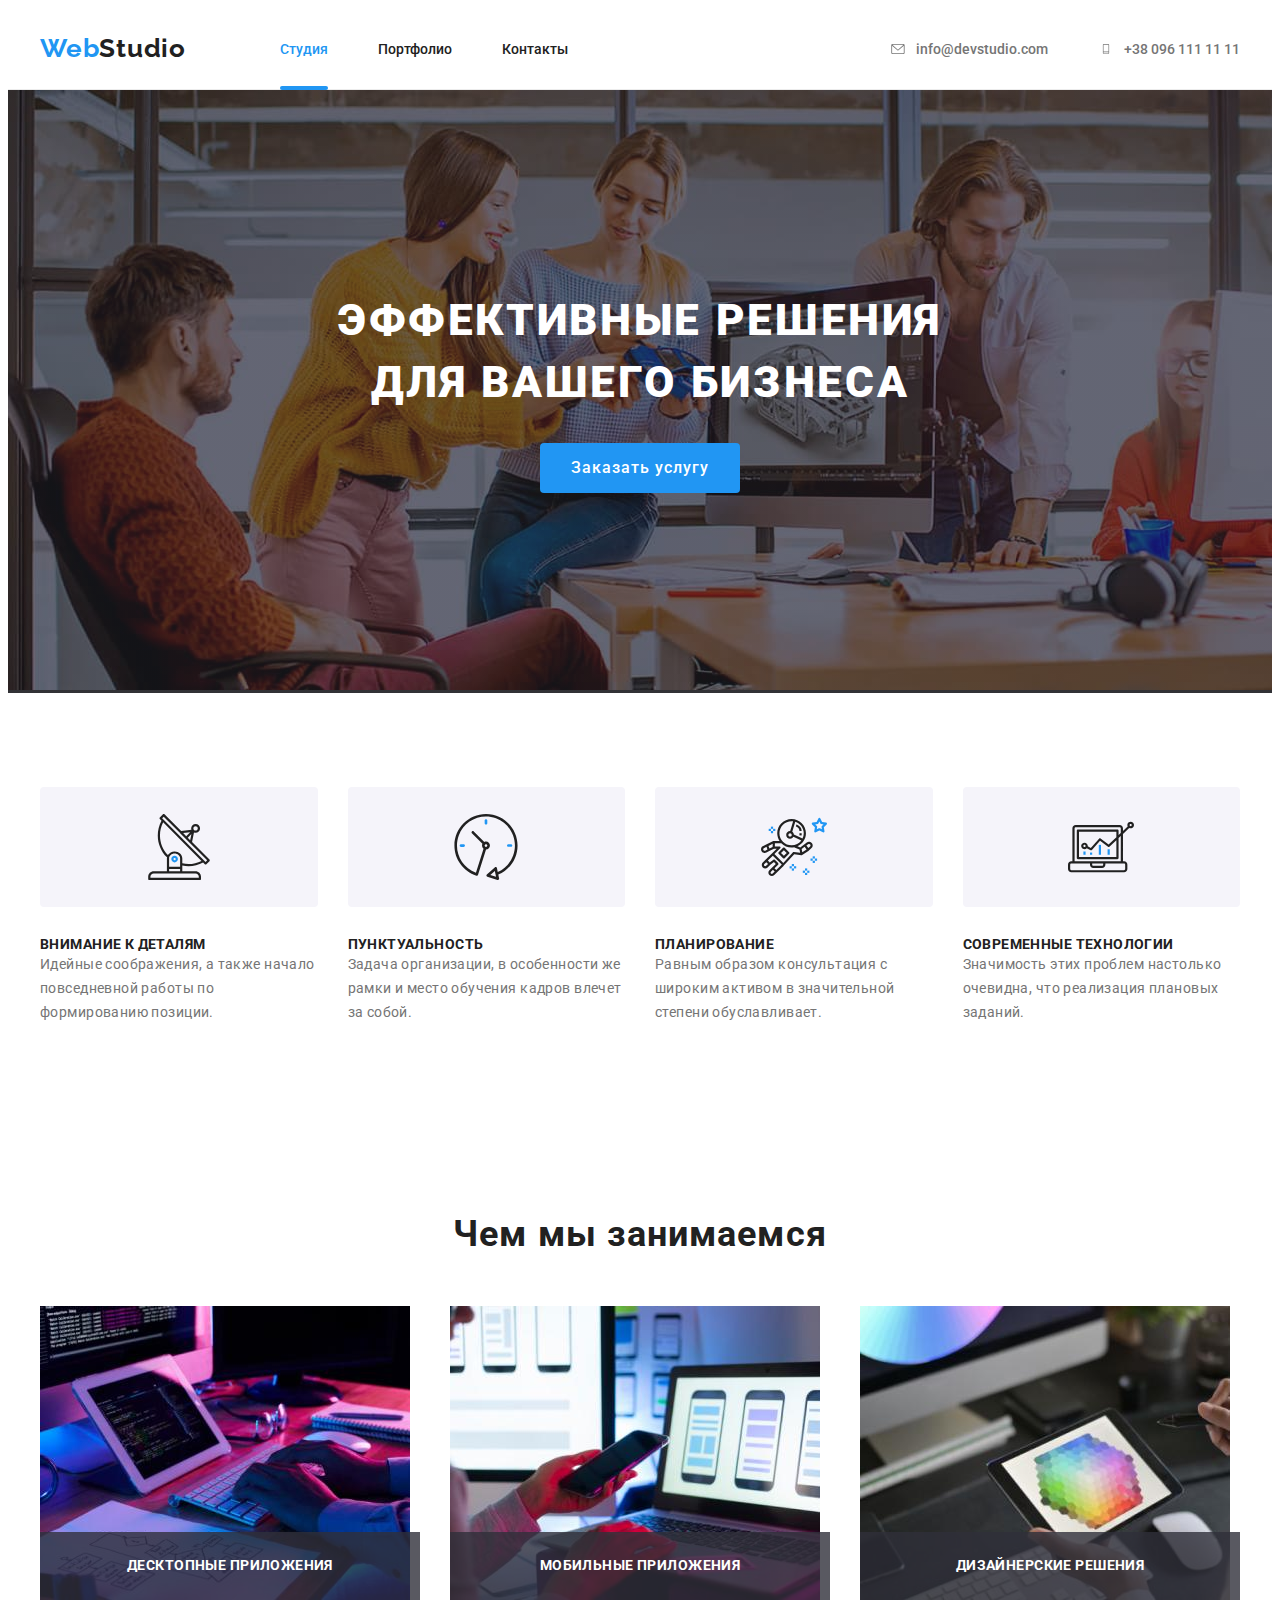
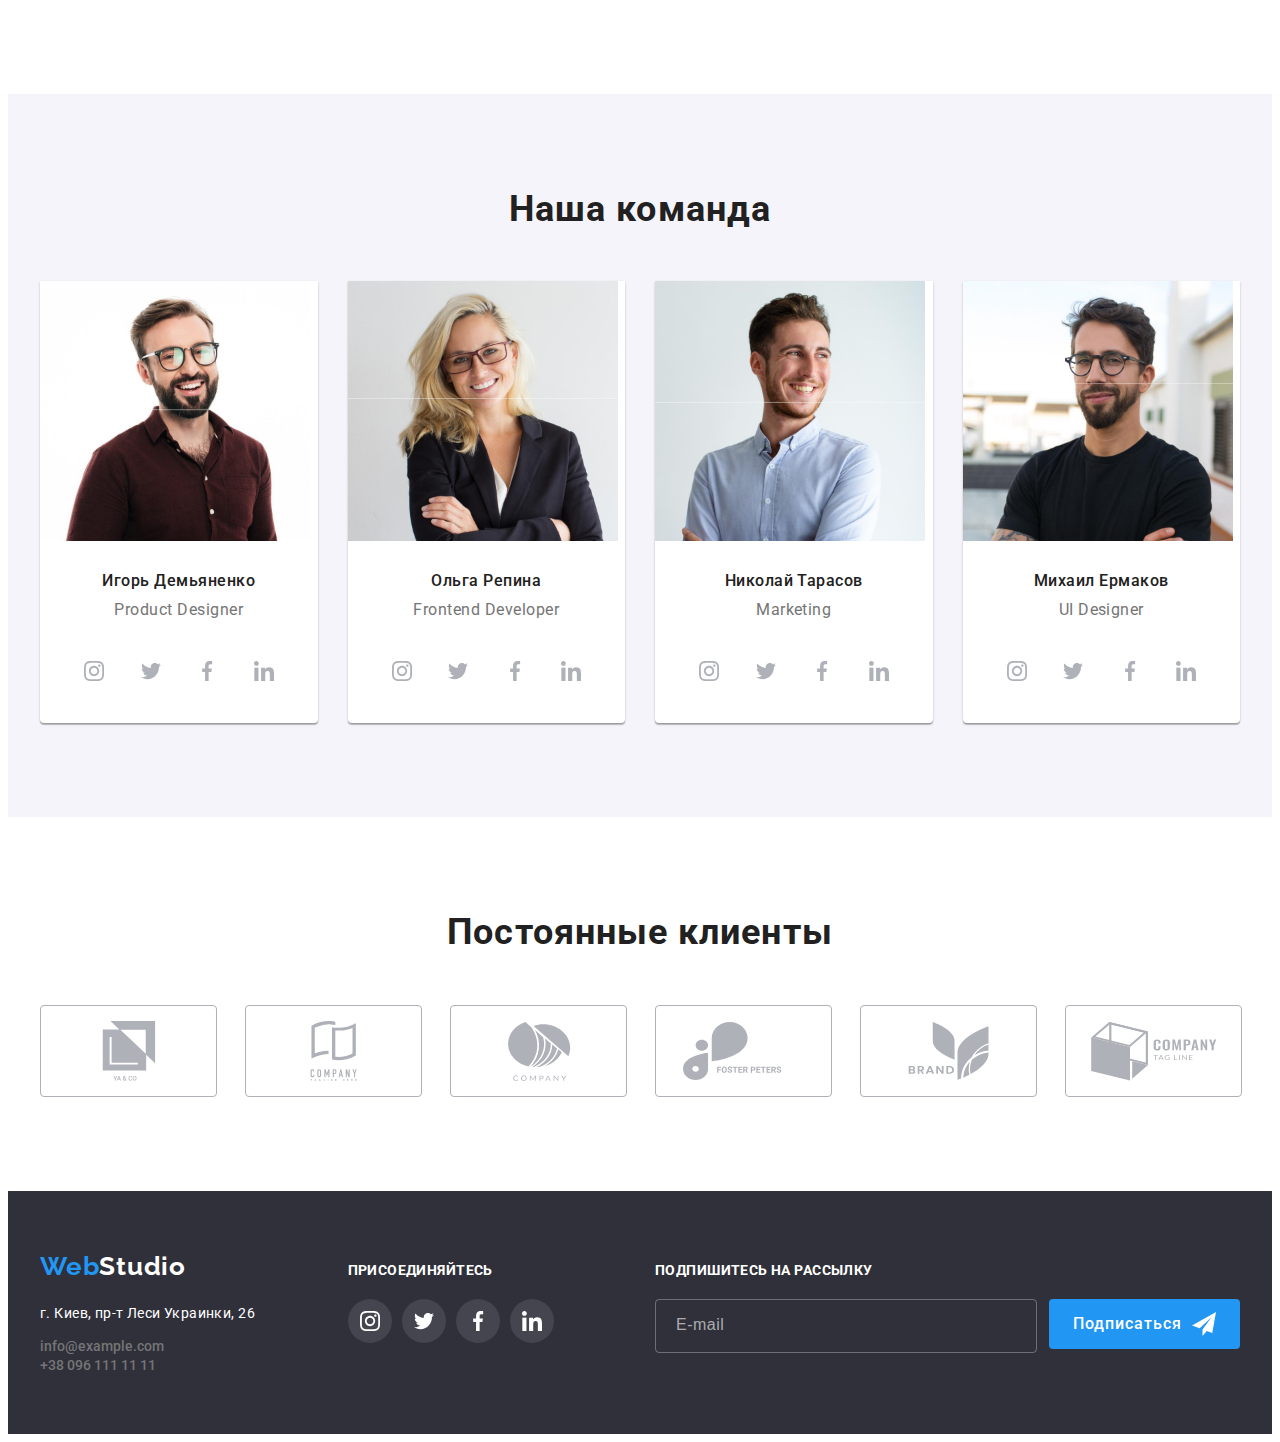
<file: index.html>
<!DOCTYPE html>
<html lang="ru">

<head>
  <meta charset="UTF-8" />
  <meta http-equiv="X-UA-Compatible" content="IE=edge" />
  <meta name="viewport" content="width=device-width, initial-scale=1.0" />
  <title>главная</title>
  <link rel="preconnect" href="https://fonts.gstatic.com" />
  <link href="https://fonts.googleapis.com/css2?family=Raleway:wght@700&family=Roboto:wght@400;500;700;900&display=swap"
    rel="stylesheet" />
  <link rel="stylesheet" href="https://cdnjs.cloudflare.com/ajax/libs/modern-normalize/1.0.0/modern-normalize.min.css"
    integrity="sha512-ISS7cAi1PEhQ8jnbJpJZMd29NlhNj4AWYyLOSp2CE/CsHxTCu+r+t0D2yoJudVrd0/8fTVPUVDzY5Tvli75u/g=="
    crossorigin="anonymous" />
  <link rel="stylesheet" href="https://cdnjs.cloudflare.com/ajax/libs/animate.css/4.1.1/animate.min.css" />
  <link rel="stylesheet" href="./css/main.min.css" />
</head>

<body>
  <header class="header">
    <div class="container header__box">
      <nav class="navigation">
        <div class="nav__logo">
          <a href="./index.html" class="logo">
            <span class="logo__part">Web</span>Studio
          </a>
        </div>
        <ul class="menu__nav">
          <li class="menu__item">
            <a href="./index.html" class="menu__link current">Студия</a>
          </li>
          <li class="menu__item">
            <a href="./portfolio.html" class="menu__link">Портфолио</a>
          </li>
          <li class="menu__item">
            <a href="" class="menu__link">Контакты</a>
          </li>
        </ul>
      </nav>
      <ul class="contact">
        <li class="menu__item">
          <a href="mailto:info@devstudio.com" class="link">
            <svg class="contact__menu-icon">
              <use href="./images/sprite.svg#envelope"></use>
            </svg>info@devstudio.com
          </a>
        </li>
        <li class="menu__item">
          <a href="tel:+380961111111" class="link">
            <svg class="contact__menu-icon">
              <use href="./images/sprite.svg#vector"></use>
            </svg>+38 096 111 11 11
          </a>
        </li>
      </ul>
    </div>
  </header>
  <main>
    <section class="hero">
      <div class="container">
        <h1 class="hero__titel">Эффективные решения для вашего бизнеса</h1>
        <button type="button" class="button" data-modal-open>
          Заказать услугу
        </button>
      </div>
    </section>
    <section class="section">
      <div class="container">
        <ul class="adv">
          <li class="adv__item">
            <div class="avd__icon-box">
              <svg class="avd__icon">
                <use href="./images/sprite.svg#antenna"></use>
              </svg>
            </div>
            <h3 class="avd__title">Внимание к деталям</h3>
            <p class="avd__indent">
              Идейные соображения, а также начало повседневной работы по
              формированию позиции.
            </p>
          </li>
          <li class="adv__item">
            <div class="avd__icon-box">
              <svg class="avd__icon">
                <use href="./images/sprite.svg#clock"></use>
              </svg>
            </div>
            <h3 class="avd__title">Пунктуальность</h3>
            <p class="avd__indent">
              Задача организации, в особенности же рамки и место обучения
              кадров влечет за собой.
            </p>
          </li>
          <li class="adv__item">
            <div class="avd__icon-box">
              <svg class="avd__icon">
                <use href="./images/sprite.svg#astronaut"></use>
              </svg>
            </div>
            <h3 class="avd__title">Планирование</h3>
            <p class="avd__indent">
              Равным образом консультация с широким активом в значительной
              степени обуславливает.
            </p>
          </li>
          <li class="adv__item">
            <div class="avd__icon-box">
              <svg class="avd__icon">
                <use href="./images/sprite.svg#diagram"></use>
              </svg>
            </div>
            <h3 class="avd__title">Современные технологии</h3>
            <p class="avd__indent">
              Значимость этих проблем настолько очевидна, что реализация
              плановых заданий.
            </p>
          </li>
        </ul>
      </div>
    </section>
    <section class="section">
      <div class="container">
        <h2 class="container__title">Чем мы занимаемся</h2>
        <ul class="our-work">
          <li class="our-work__item">
            <img src="./images/img1.jpg" alt="пример работы 1" width="370" />
            <div class="our-work__box">
              <p class="our-work__text">Десктопные приложения</p>
            </div>
          </li>
          <li class="our-work__item">
            <img src="./images/img2.jpg" alt="пример работы 2" width="370" />
            <div class="our-work__box">
              <p class="our-work__text">Мобильные приложения</p>
            </div>
          </li>
          <li class="our-work__item">
            <img src="./images/img3.jpg" alt="пример работы 3" width="370" />
            <div class="our-work__box">
              <p class="our-work__text">Дизайнерские решения</p>
            </div>
          </li>
        </ul>
      </div>
    </section>
    <section class="our-team">
      <div class="container">
        <h2 class="container__title">Наша команда</h2>
        <ul class="our-team__container">
          <li class="our-team__item">
            <div class="our-team__box">
              <img class="our-team__img" src="./images/igor.jpg" alt="Игорь Демьяненко" width="270" />
              <h3 class="our-team__name">Игорь Демьяненко</h3>
              <p lang="en" class="our-team__work">Product Designer</p>
              <ul class="social__list">
                <li class="social__item">
                  <a href="" class="social__link">
                    <svg class="social__icon">
                      <use href="./images/sprite.svg#instagram"></use>
                    </svg>
                  </a>
                </li>
                <li class="social__item">
                  <a href="" class="social__link">
                    <svg class="social__icon">
                      <use href="./images/sprite.svg#twitter"></use>
                    </svg>
                  </a>
                </li>
                <li class="social__item">
                  <a href="" class="social__link">
                    <svg class="social__icon">
                      <use href="./images/sprite.svg#facebook"></use>
                    </svg>
                  </a>
                </li>
                <li class="social__item">
                  <a href="" class="social__link">
                    <svg class="social__icon">
                      <use href="./images/sprite.svg#linkedin"></use>
                    </svg>
                  </a>
                </li>
              </ul>
            </div>
          </li>
          <li class="our-team__item">
            <div class="our-team__box">
              <img class="our-team__img" src="./images/olha.jpg" alt="Ольга Репина" width="270" />
              <h3 class="our-team__name">Ольга Репина</h3>
              <p lang="en" class="our-team__work">Frontend Developer</p>
              <ul class="social__list">
                <li class="social__item">
                  <a href="" class="social__link">
                    <svg class="social__icon">
                      <use href="./images/sprite.svg#instagram"></use>
                    </svg>
                  </a>
                </li>
                <li class="social__item">
                  <a href="" class="social__link">
                    <svg class="social__icon">
                      <use href="./images/sprite.svg#twitter"></use>
                    </svg>
                  </a>
                </li>
                <li class="social__item">
                  <a href="" class="social__link">
                    <svg class="social__icon">
                      <use href="./images/sprite.svg#facebook"></use>
                    </svg>
                  </a>
                </li>
                <li class="social__item">
                  <a href="" class="social__link">
                    <svg class="social__icon">
                      <use href="./images/sprite.svg#linkedin"></use>
                    </svg>
                  </a>
                </li>
              </ul>
            </div>
          </li>
          <li class="our-team__item">
            <div class="our-team__box">
              <img class="our-team__img" src="./images/nikolay.jpg" alt="Николай Тарасов" width="270" />
              <h3 class="our-team__name">Николай Тарасов</h3>
              <p lang="en" class="our-team__work">Marketing</p>
              <ul class="social__list">
                <li class="social__item">
                  <a href="" class="social__link">
                    <svg class="social__icon">
                      <use href="./images/sprite.svg#instagram"></use>
                    </svg>
                  </a>
                </li>
                <li class="social__item">
                  <a href="" class="social__link">
                    <svg class="social__icon">
                      <use href="./images/sprite.svg#twitter"></use>
                    </svg>
                  </a>
                </li>
                <li class="social__item">
                  <a href="" class="social__link">
                    <svg class="social__icon">
                      <use href="./images/sprite.svg#facebook"></use>
                    </svg>
                  </a>
                </li>
                <li class="social__item">
                  <a href="" class="social__link">
                    <svg class="social__icon">
                      <use href="./images/sprite.svg#linkedin"></use>
                    </svg>
                  </a>
                </li>
              </ul>
            </div>
          </li>
          <li class="our-team__item">
            <div class="our-team__box">
              <img class="our-team__img" src="./images/mihail.jpg" alt="ИМихаил Ермаков" width="270" />
              <h3 class="our-team__name">Михаил Ермаков</h3>
              <p lang="en" class="our-team__work">UI Designer</p>
              <ul class="social__list">
                <li class="social__item">
                  <a href="" class="social__link">
                    <svg class="social__icon">
                      <use href="./images/sprite.svg#instagram"></use>
                    </svg>
                  </a>
                </li>
                <li class="social__item">
                  <a href="" class="social__link">
                    <svg class="social__icon">
                      <use href="./images/sprite.svg#twitter"></use>
                    </svg>
                  </a>
                </li>
                <li class="social__item">
                  <a href="" class="social__link">
                    <svg class="social__icon">
                      <use href="./images/sprite.svg#facebook"></use>
                    </svg>
                  </a>
                </li>
                <li class="social__item">
                  <a href="" class="social__link">
                    <svg class="social__icon">
                      <use href="./images/sprite.svg#linkedin"></use>
                    </svg>
                  </a>
                </li>
              </ul>
            </div>  
          </li>
        </ul>
      </div>
    </section>
    <section class="clients section">
      <div class="container">
        <h2 class="container__title">Постоянные клиенты</h2>
        <ul class="clients__list">
          <li class="clients__item">
            <a href="" class="clients__link">
              <svg class="clients__icon">
                <use href="./images/sprite.svg#yaco"></use>
              </svg>
            </a>
          </li>
          <li class="clients__item">
            <a href="" class="clients__link">
              <svg class="clients__icon">
                <use href="./images/sprite.svg#company"></use>
              </svg>
            </a>
          </li>
          <li class="clients__item">
            <a href="" class="clients__link">
              <svg class="clients__icon">
                <use href="./images/sprite.svg#group2"></use>
              </svg>
            </a>
          </li>
          <li class="clients__item">
            <a href="" class="clients__link">
              <svg class="clients__icon">
                <use href="./images/sprite.svg#group"></use>
              </svg>
            </a>
          </li>
          <li class="clients__item">
            <a href="" class="clients__link">
              <svg class="clients__icon">
                <use href="./images/sprite.svg#brand"></use>
              </svg>
            </a>
          </li>
          <li class="clients__item">
            <a href="" class="clients__link">
              <svg class="clients__icon">
                <use href="./images/sprite.svg#Object"></use>
              </svg>
            </a>
          </li>
        </ul>
      </div>
    </section>
  </main>
  <footer class="footer">
    <div class="container footer__box">
      <div class="footer__box-first footer__box">
        <div class="footer__box-second">
        <div class="to-logo2">
          <a href="./index.html" class="logo2"><span class="logo__part">Web</span>Studio</a>
        </div>
        <address class="address">г. Киев, пр-т Леси Украинки, 26</address>
        <address>
          <ul class="menu">
            <li class="menu__item">
              <a href="mailto:info@example.com" class="link2">info@example.com</a>
            </li>
            <li class="menu__item">
              <a href="tel:+380961111111" class="link2">+38 096 111 11 11</a>
            </li>
          </ul>
        </address>
        </div>
        <div class="footer__box-second padding__box">
        <b class="footer__title">присоединяйтесь</b>
        <ul class="footer__social__list">
          <li class="footer__social__item">
            <a href="" class="footer__social__link">
              <svg class="footer__social__icon">
                <use href="./images/sprite.svg#instagram"></use>
              </svg>
            </a>
          </li>
          <li class="footer__social__item">
            <a href="" class="footer__social__link">
              <svg class="footer__social__icon">
                <use href="./images/sprite.svg#twitter"></use>
              </svg>
            </a>
          </li>
          <li class="footer__social__item">
            <a href="" class="footer__social__link">
              <svg class="footer__social__icon">
                <use href="./images/sprite.svg#facebook"></use>
              </svg>
            </a>
          </li>
          <li class="footer__social__item">
            <a href="" class="footer__social__link">
              <svg class="footer__social__icon">
                <use href="./images/sprite.svg#linkedin"></use>
              </svg>
            </a>
          </li>
        </ul>
        </div>
      </div>
      <div class="footer__box-first padding__box">
        <form action="#" class="footer__form">
        <b class="footer__title">Подпишитесь на рассылку</b>
        <div class="footer__form__box">
          <label class="footer__form__field">
            <input type="email" class="footer__form__input" name="user-email" placeholder="E-mail" required />
          </label>
          <button type="submit" class="footer__form__btn button">
            Подписаться
            <svg class="footer__btn__icon">
              <use href="./images/sprite.svg#send"></use>
            </svg>
          </button>
        </div>
        </form>
      </div>  
    </div>
  </footer>
  <div class="backdrop is-hidden" data-modal>
    <div class="modal">
      <button class="close__btn" type="button" data-modal-close>
        <svg class="close__btn__icon">
          <use href="./images/sprite.svg#cross"></use>
        </svg>
      </button>
      <form action="#" class="modal__form">
        <b class="modal__title">Оставьте свои данные, мы вам перезвоним</b>
        <label class="modal__form__field">
          <span class="modal__form__text">Имя</span>
          <span class="modal__form__wrapper">
            <input type="text" class="modal__form__input" name="user-name" required />
            <svg class="modal__form__icon">
              <use href="./images/sprite.svg#body"></use>
            </svg>
          </span>
        </label>
        <label class="modal__form__field">
          <span class="modal__form__text">Телефон</span>
          <span class="modal__form__wrapper">
            <input type="tel" class="modal__form__input" name="user-namber" required />
            <svg class="modal__form__icon">
              <use href="./images/sprite.svg#tele"></use>
            </svg>
          </span>
        </label>
        <label class="modal__form__field">
          <span class="modal__form__text">Почта</span>
          <span class="modal__form__wrapper">
            <input type="email" class="modal__form__input" name="user-e-mail" required />
            <svg class="modal__form__icon">
              <use href="./images/sprite.svg#envelope"></use>
            </svg>
          </span>
        </label>
        <label class="modal__form__field">
          <span class="modal__form__text">Комментарий</span>
          <textarea name="user-message" class="modal__form__message" placeholder="Введите текст"></textarea>
        </label>
        <input type="checkbox" name="user-policy" id="user-policy" class="modal__form__term visually-hidden" />
        <label for="user-policy" class="modal__form__desc">
          <svg class="checkbox__icon">
            <use href="./images/sprite.svg#mark"></use>
          </svg>
          Соглашаюсь с рассылкой и принимаю &nbsp;
          <a class="modal__form__link" href="">Условия договора</a></label>
        <button type="submit" class="modal__form__btn button">Отправить</button>
      </form>
    </div>
  </div>
  <script src="./js/modal.js"></script>
</body>

</html>
</file>
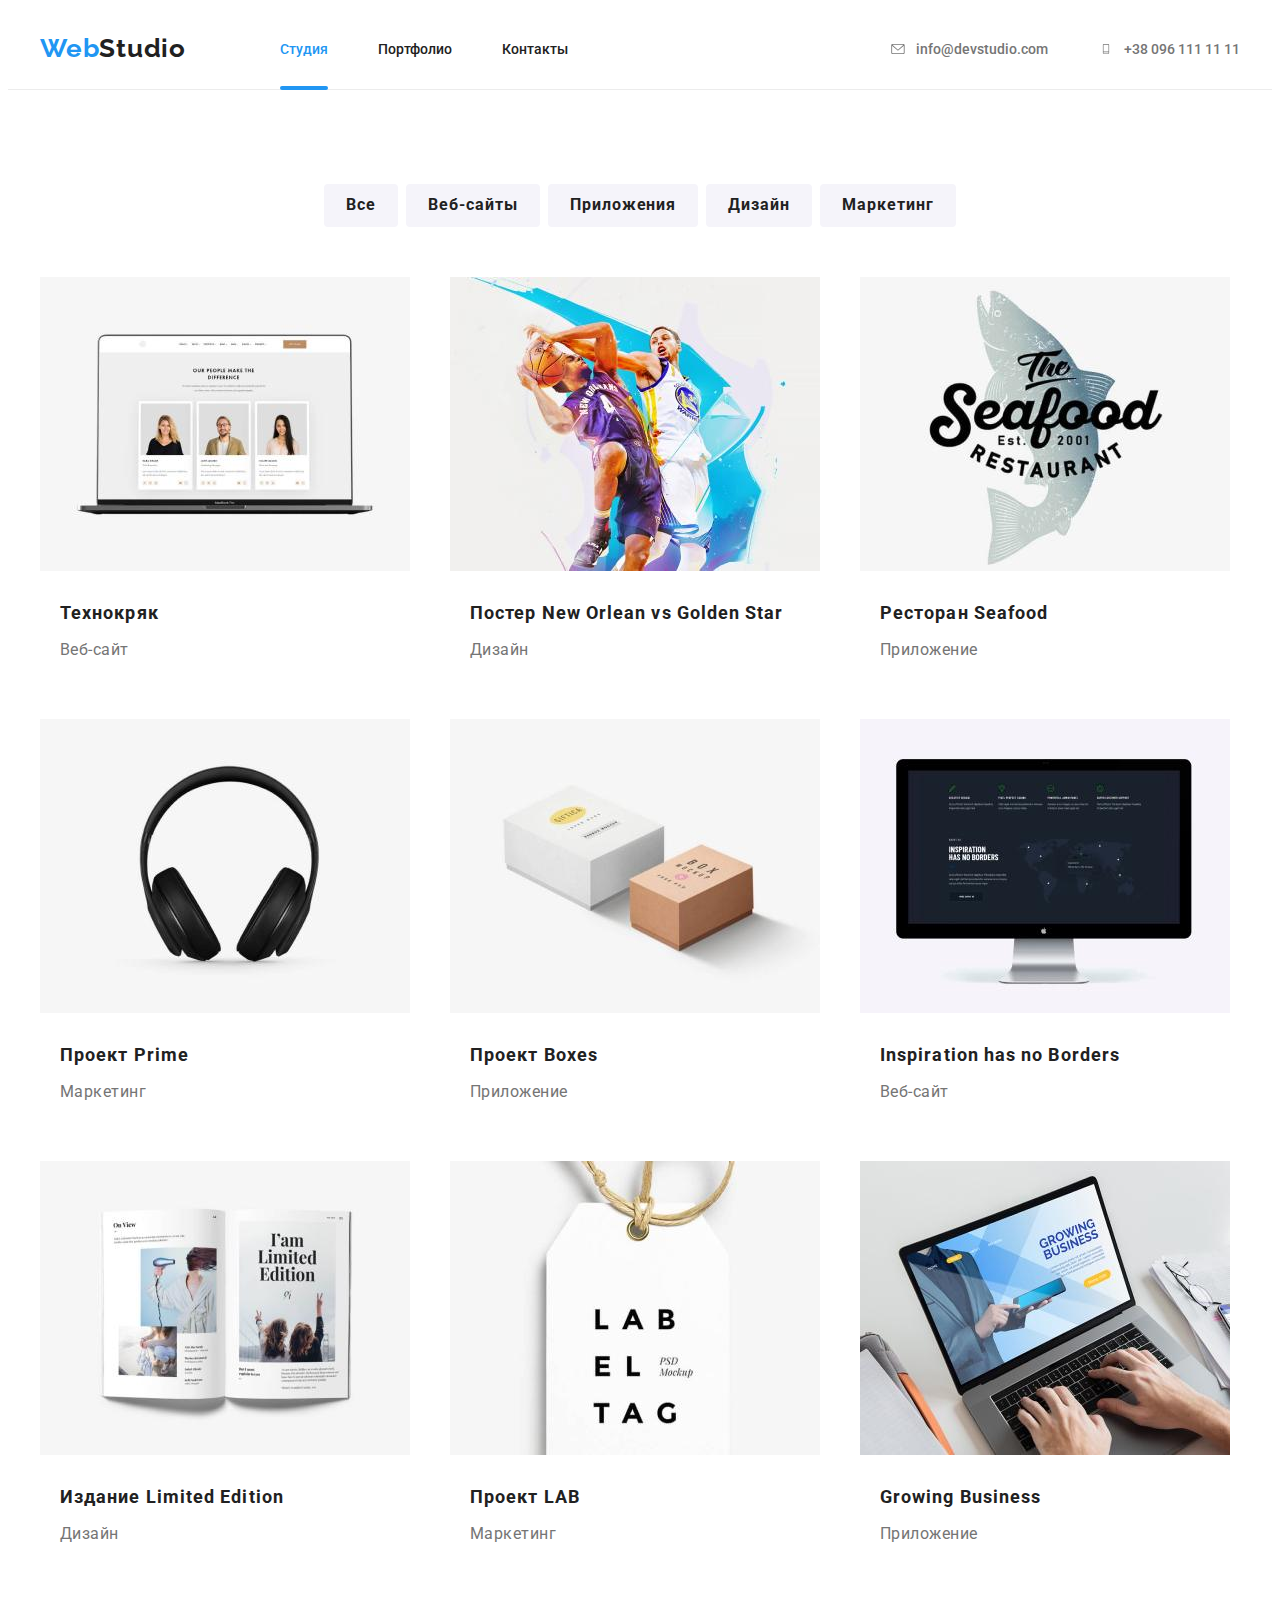
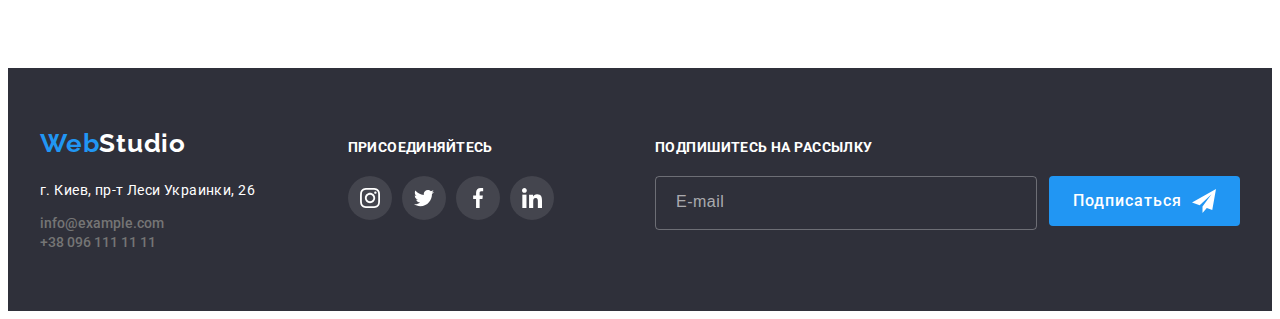
<file: portfolio.html>
<!DOCTYPE html>
<html lang="ru">
<head>
  <meta charset="UTF-8" />
  <meta http-equiv="X-UA-Compatible" content="IE=edge" />
  <meta name="viewport" content="width=device-width, initial-scale=1.0" />
  <title>главная</title>
  <link rel="preconnect" href="https://fonts.gstatic.com" />
  <link href="https://fonts.googleapis.com/css2?family=Raleway:wght@700&family=Roboto:wght@400;500;700&display=swap"
    rel="stylesheet" />
  <link rel="stylesheet" href="https://cdnjs.cloudflare.com/ajax/libs/modern-normalize/1.0.0/modern-normalize.min.css"
    integrity="sha512-ISS7cAi1PEhQ8jnbJpJZMd29NlhNj4AWYyLOSp2CE/CsHxTCu+r+t0D2yoJudVrd0/8fTVPUVDzY5Tvli75u/g=="
    crossorigin="anonymous" />
  <link rel="stylesheet" href="./css/main.min.css" />
</head>
<body>
  <header class="header">
    <div class="container header__box">
      <nav class="navigation">
        <div class="nav__logo">
          <a href="./index.html" class="logo">
            <span class="logo__part">Web</span>Studio
          </a>
        </div>
        <ul class="menu__nav">
          <li class="menu__item">
            <a href="./index.html" class="menu__link current">Студия</a>
          </li>
          <li class="menu__item">
            <a href="./portfolio.html" class="menu__link">Портфолио</a>
          </li>
          <li class="menu__item">
            <a href="" class="menu__link">Контакты</a>
          </li>
        </ul>
      </nav>
      <ul class="contact">
        <li class="menu__item">
          <a href="mailto:info@devstudio.com" class="link">
            <svg class="contact__menu-icon">
              <use href="./images/sprite.svg#envelope"></use>
            </svg>info@devstudio.com
          </a>
        </li>
        <li class="menu__item">
          <a href="tel:+380961111111" class="link">
            <svg class="contact__menu-icon">
              <use href="./images/sprite.svg#vector"></use>
            </svg>+38 096 111 11 11
          </a>
        </li>
      </ul>
    </div>
  </header>
  <main>
    <section class="section">
      <div class="container">
        <H2 class="portfolio__hero__title">Hero</H2>
        <ul class="portfolio__hero_list">
          <li class="portfolio__hero__item">
            <button type="button" class="portfolio__hero__btn">Все</button>
          </li>
          <li class="portfolio__hero__item">
            <button type="button" class="portfolio__hero__btn">Веб-сайты</button>
          </li>
          <li class="portfolio__hero__item">
            <button type="button" class="portfolio__hero__btn">Приложения</button>
          </li>
          <li class="portfolio__hero__item">
            <button type="button" class="portfolio__hero__btn">Дизайн</button>
          </li>
          <li class="portfolio__hero__item">
            <button type="button" class="portfolio__hero__btn">Маркетинг</button>
          </li>
        </ul>
        <ul class="cat__list">
          <li class="cat__item">
            <a href="" class="cat__link">
              <div class="cat__link__box">
                <img src="./images/tehno.jpg" alt="Технокряк" width="370">
                <div class="cat__meta">
                  <p class="cat__meta__text">Технокряк это современная площадка распространения коронавируса. Компании
                    используют эту платформу для цифрового шпионажа и атак на защищённые сервера конкурентов.</p>                
                </div>
              </div>  
              <div class="box__title">
                <h2 class="box__title__cat">Технокряк</h2>
                <p class="box__text__cat">Веб-сайт</p>
              </div>
            </a>
          </li>
          <li class="cat__item">
            <a href="" class="cat__link">
              <div class="cat__link__box">
                <img src="./images/poster.jpg" alt="Постер New Orlean vs Golden Star" width="370">
                <div class="cat__meta">
                  <p class="cat__meta__text">Технокряк это современная площадка распространения коронавируса. Компании
                    используют эту платформу для цифрового шпионажа и атак на защищённые сервера конкурентов.</p>
                </div>
              </div>
              <div class="box__title">
                <h2 class="box__title__cat">Постер New Orlean vs Golden Star</h2>
                <p class="box__text__cat">Дизайн</p>
              </div>
            </a>
          </li>
          <li class="cat__item">
            <a href="" class="cat__link">
              <div class="cat__link__box">
                <img src="./images/restoran.jpg" alt="Ресторан Seafood" width="370">
                <div class="cat__meta">
                  <p class="cat__meta__text">Технокряк это современная площадка распространения коронавируса. Компании
                    используют эту платформу для цифрового шпионажа и атак на защищённые сервера конкурентов.</p>
                </div>
              </div>
              <div class="box__title">
                <h2 class="box__title__cat">Ресторан Seafood</h2>
                <p class="box__text__cat">Приложение</p>
              </div>
            </a>
          </li>
          <li class="cat__item">
            <a href="" class="cat__link">
              <div class="cat__link__box">
                <img src="./images/project-prime.jpg" alt="Проект Prime" width="370">
                <div class="cat__meta">
                  <p class="cat__meta__text">Технокряк это современная площадка распространения коронавируса. Компании
                    используют эту платформу для цифрового шпионажа и атак на защищённые сервера конкурентов.</p>
                </div>
              </div>
              <div class="box__title">
                <h2 class="box__title__cat">Проект Prime</h2>
                <p class="box__text__cat">Маркетинг</p>
              </div>
            </a>
          </li>
          <li class="cat__item">
            <a href="" class="cat__link">
              <div class="cat__link__box">
                <img src="./images/project-boxes.jpg" alt="Проект Boxes" width="370">
                <div class="cat__meta">
                  <p class="cat__meta__text">Технокряк это современная площадка распространения коронавируса. Компании
                    используют эту платформу для цифрового шпионажа и атак на защищённые сервера конкурентов.</p>
                </div>
              </div>
              <div class="box__title">
                <h2 class="box__title__cat">Проект Boxes</h2>
                <p class="box__text__cat">Приложение</p>
              </div>
            </a>
          </li>
          <li class="cat__item">
            <a href="" class="cat__link">
              <div class="cat__link__box">
                <img src="./images/inspiration.jpg" alt="Inspiration has no Borders" width="370">
                <div class="cat__meta">
                  <p class="cat__meta__text">Технокряк это современная площадка распространения коронавируса. Компании
                    используют эту платформу для цифрового шпионажа и атак на защищённые сервера конкурентов.</p>
                </div>
              </div>
              <div class="box__title">
                <h2 class="box__title__cat">Inspiration has no Borders</h2>
                <p class="box__text__cat">Веб-сайт</p>
              </div>
            </a>
          </li>
          <li class="cat__item">
            <a href="" class="cat__link">
              <div class="cat__link__box">
                <img src="./images/edition.jpg" alt="Издание Limited Edition" width="370">
                <div class="cat__meta">
                  <p class="cat__meta__text">Технокряк это современная площадка распространения коронавируса. Компании
                    используют эту платформу для цифрового шпионажа и атак на защищённые сервера конкурентов.</p>
                </div>
              </div>
              <div class="box__title">
                <h2 class="box__title__cat">Издание Limited Edition</h2>
                <p class="box__text__cat">Дизайн</p>
              </div>
            </a>
          </li>
          <li class="cat__item">
            <a href="" class="cat__link">
              <div class="cat__link__box">
                <img src="./images/project-lab.jpg" alt="Проект LAB" width="370">
                <div class="cat__meta">
                  <p class="cat__meta__text">Технокряк это современная площадка распространения коронавируса. Компании
                    используют эту платформу для цифрового шпионажа и атак на защищённые сервера конкурентов.</p>
                </div>
              </div>
              <div class="box__title">
                <h2 class="box__title__cat">Проект LAB</h2>
                <p class="box__text__cat">Маркетинг</p>
              </div>
            </a>
          </li>
          <li class="cat__item">
            <a href="" class="cat__link">
              <div class="cat__link__box">
                <img src="./images/growing.jpg" alt="Growing Business" width="370">
                <div class="cat__meta">
                  <p class="cat__meta__text">Технокряк это современная площадка распространения коронавируса. Компании
                    используют эту платформу для цифрового шпионажа и атак на защищённые сервера конкурентов.</p>
                </div>
              </div>
              <div class="box__title">
                <h2 class="box__title__cat">Growing Business</h2>
                <p class="box__text__cat">Приложение</p>
              </div>
            </a>
          </li>
        </ul>
      </div>
    </section>
  </main>
  <div class="to-footer">
    <footer class="footer">
      <div class="container footer__box">
        <div class="footer__box-first footer__box">
          <div class="footer__box-second">
          <div class="to-logo2">
            <a href="./index.html" class="logo2"><span class="logo__part">Web</span>Studio</a>
          </div>
          <address class="address">г. Киев, пр-т Леси Украинки, 26</address>
          <address>
            <ul class="menu">
              <li class="menu__item">
                <a href="mailto:info@example.com" class="link2">info@example.com</a>
              </li>
              <li class="menu__item">
                <a href="tel:+380961111111" class="link2">+38 096 111 11 11</a>
              </li>
            </ul>
          </address>
          </div>
          <div class="footer__box-second padding__box">
          <b class="footer__title">присоединяйтесь</b>
          <ul class="footer__social__list">
            <li class="footer__social__item">
              <a href="" class="footer__social__link">
                <svg class="footer__social__icon">
                  <use href="./images/sprite.svg#instagram"></use>
                </svg>
              </a>
            </li>
            <li class="footer__social__item">
              <a href="" class="footer__social__link">
                <svg class="footer__social__icon">
                  <use href="./images/sprite.svg#twitter"></use>
                </svg>
              </a>
            </li>
            <li class="footer__social__item">
              <a href="" class="footer__social__link">
                <svg class="footer__social__icon">
                  <use href="./images/sprite.svg#facebook"></use>
                </svg>
              </a>
            </li>
            <li class="footer__social__item">
              <a href="" class="footer__social__link">
                <svg class="footer__social__icon">
                  <use href="./images/sprite.svg#linkedin"></use>
                </svg>
              </a>
            </li>
          </ul>
          </div>
        </div>
        <div class="footer__box-first padding__box">
          <form action="#" class="footer__form">
          <b class="footer__title">Подпишитесь на рассылку</b>
          <div class="footer__form__box">
            <label class="footer__form__field">
              <input type="email" class="footer__form__input" name="user-email" placeholder="E-mail" required />
            </label>
            <button type="submit" class="footer__form__btn button">
              Подписаться
              <svg class="footer__btn__icon">
                <use href="./images/sprite.svg#send"></use>
              </svg>
            </button>
          </div>
          </form>
        </div>  
      </div>
    </footer>
  </div>
</body>
</html>
</file>
<file: css/main.min.css>
:root{--text-color: #757575;--title-color: #212121;--link-color: #2196F3;--white-color: #ffffff;--bg-color: #F5F4FA}body{font-family:Roboto, sans-serif}h1,h2,h3,h4,h5,h6,p{margin:0}ul,ol{margin:0;padding:0}img{display:block;max-width:100%;height:auto}ul{list-style:none}.visually-hidden{position:absolute !important;clip:rect(1px 1px 1px 1px);clip:rect(1px, 1px, 1px, 1px);padding:0 !important;border:0 !important;height:1px !important;width:1px !important;overflow:hidden}.container{width:1200px;padding-left:15px;padding-right:15px;margin-left:auto;margin-right:auto}.section{padding-top:94px;padding-bottom:94px}.container__title{font-weight:bold;font-size:36px;line-height:1.2;text-align:center;letter-spacing:0.03em;color:var(--title-color);margin-bottom:50px}.hero__titel{max-width:615px;margin:auto;margin-bottom:30px;font-weight:900;font-size:44px;line-height:1.4;text-align:center;letter-spacing:0.06em;color:var(--white-color);text-transform:uppercase}.avd__title{font-style:normal;font-weight:bold;font-size:14px;line-height:1.14;letter-spacing:0.03em;text-transform:uppercase;color:var(--title-color)}.button{font-family:Roboto;width:200px;height:50px;font-weight:500;font-size:16px;line-height:1.25;letter-spacing:0.06em;background:var(--link-color);color:var(--white-color);border-radius:4px;border-color:transparent;display:flex;align-items:center;justify-content:center;cursor:pointer}.hero .button{margin:0 auto}.social__icon{width:20px;height:20px;fill:#AFB1B8;transition:fill 250ms cubic-bezier(0.4, 0, 0.2, 1)}.social__link:hover .social__icon,.social__link:focus .social__icon{fill:var(--white-color)}.social__list{display:flex;justify-content:space-between;padding-left:32px;padding-right:32px}.social__link{display:flex;justify-content:center;align-items:center;width:44px;height:44px;background:var(--white-color);border-radius:50%;transition:background-color 250ms cubic-bezier(0.4, 0, 0.2, 1)}.social__link:hover,.social__link:focus{background-color:var(--link-color)}.backdrop{position:fixed;top:0;left:0;width:100vw;height:100vh;background-color:rgba(0,0,0,0.2);transition:250ms cubic-bezier(0.4, 0, 0.2, 1)}.is-hidden{opacity:0;visibility:hidden;pointer-events:none}.modal{position:absolute;left:50%;top:50%;transform:translate(-50%, -50%) scale(1);width:528px;height:580px;background-color:#ffffff;padding:40px;transition:transform 250ms}.is-hidden .modal{transform:translate(-50%, -50%) scale(0.1)}.close__btn{position:absolute;top:8px;right:8px;width:30px;height:30px;background-color:transparent;border-radius:50%;border:1px solid rgba(0,0,0,0.1);cursor:pointer;transition:background-color 250ms cubic-bezier(0.4, 0, 0.2, 1)}.close__btn__icon{width:11px;height:11px;fill:#000000}.close__btn:hover .close__btn__icon{fill:var(--link-color)}.modal__title{font-weight:bold;font-size:20px;line-height:1.15;text-align:center;letter-spacing:0.03em;color:var(--title-color);margin-bottom:12px}.modal__form{display:flex;flex-direction:column}.modal__form__field{margin-bottom:10px}.modal__form__input{width:100%;height:40px;border:1px solid rgba(33,33,33,0.2);border-radius:4px;padding-left:42px;transition:border-color 250ms linear}.modal__form__input:focus{outline:none;border-color:var(--link-color)}.modal__form__message{width:100%;height:120px;border:1px solid rgba(33,33,33,0.2);border-radius:4px;resize:none;padding:12px 16px;margin-bottom:20px}.modal__form__message::placeholder{color:rgba(117,117,117,0.5)}.modal__form__btn{align-self:center}.modal__form__text{font-weight:normal;font-size:12px;line-height:1.16;letter-spacing:0.01em;color:var(--text-color);margin-bottom:12px}.modal__form__term{margin-bottom:30px;transition:background-color 250ms cubic-bezier(0.4, 0, 0.2, 1)}.modal__form__desc{position:relative;display:flex;align-items:center;font-size:12px;font-weight:normal;font-size:14px;line-height:24px;letter-spacing:0.03em;color:var(--text-color);margin-bottom:30px;transition:background-color 250ms cubic-bezier(0.4, 0, 0.2, 1)}.modal__form__desc::before{display:inline-block;content:"";width:16px;height:16px;border:2px solid var(--title-color);margin-right:10px;cursor:pointer;border-radius:2px}.modal__form__term:checked+.modal__form__desc::before{background-color:var(--link-color);background-color:var(--link-color);border:2px solid var(--link-color)}.modal__form__link{color:var(--link-color)}.modal__form__wrapper{display:block;position:relative}.modal__form__icon{position:absolute;display:block;width:12px;height:12px;top:50%;transform:translateY(-50%);left:12px}.modal__form__input:focus+.modal__form__icon{fill:var(--link-color)}.checkbox__icon{position:absolute;top:4px;left:1px;width:15px;height:15px;fill:var(--white-color)}.header{padding-top:25px;padding-bottom:25px;margin:0 auto;border-bottom:1px solid #ECECEC}.navigation{display:flex;align-items:center}.header__box{display:flex;justify-content:space-between}.menu__nav{display:flex}.menu__item{position:relative}.menu__item:not(:last-child){margin-right:50px}.current.menu__link{color:var(--link-color)}.current::after{position:absolute;display:block;content:"";width:100%;height:4px;background-color:var(--link-color);border-radius:2px;bottom:-32px}.contact{display:flex;align-items:center}.nav__logo{margin-right:94px}.logo{font-family:Raleway;color:var(--title-color);text-decoration:none;font-weight:bold;font-size:26px;line-height:1.2;letter-spacing:0.03em}.logo2{font-family:Raleway;color:var(--white-color);text-decoration:none;font-weight:bold;font-size:26px;line-height:1.2;letter-spacing:0.03em}.logo__part{color:var(--link-color)}.menu__link{color:var(--title-color);text-decoration:none;font-style:normal;font-weight:500;font-size:14px;line-height:1.14;transition:color 250ms cubic-bezier(0.4, 0, 0.2, 1)}.menu__link:hover,.menu__link:focus{color:var(--link-color)}.link{color:var(--text-color);text-decoration:none;font-style:normal;font-weight:500;font-size:14px;line-height:1.14;transition:color 250ms cubic-bezier(0.4, 0, 0.2, 1)}.link:hover,.link:focus{color:var(--link-color)}.contact__menu-icon{width:16px;height:10px;fill:var(--text-color);margin-right:10px}.link:hover .contact__menu-icon,.link:focus .contact__menu-icon{fill:var(--link-color)}.hero{padding-top:200px;padding-bottom:200px;background-color:#333;background-image:linear-gradient(rgba(47,48,58,0.4), rgba(47,48,58,0.4)),url(../images/logo.jpg);background-repeat:no-repeat;max-width:1600px;margin:0 auto}.adv{display:flex;justify-content:space-between;margin-left:-30px}.avd__indent{font-weight:normal;font-size:14px;line-height:1.7;letter-spacing:0.03em;color:var(--text-color)}.adv__item{flex-basis:calc((100% - 90px) / 4);margin-left:30px}.avd__icon{width:70px;height:66px}.avd-icon-list{display:flex;justify-content:space-between}.avd__icon-box{display:flex;justify-content:center;align-items:center;background:var(--bg-color);height:120px;border-radius:4px;margin-bottom:30px}.our-work{display:flex;margin-left:-30px;margin-top:-30px}.our-work__item{position:relative;flex-basis:calc((100% - 60px) / 3);margin-left:30px;margin-top:30px}.our-work__box{position:absolute;bottom:0;left:0;width:100%}.our-work__text{font-family:Roboto;font-weight:bold;font-size:14px;line-height:1.14;text-align:center;letter-spacing:0.03em;text-transform:uppercase;color:var(--white-color);background:rgba(47,48,58,0.8);padding:26px}.our-team__container{display:flex;margin-left:-30px;margin-top:-30px}.our-team{background:var(--bg-color);padding-top:94px;padding-bottom:94px;max-width:1600px;margin:0 auto}.our-team__item{flex-basis:calc((100% - 90px) / 4);margin-left:30px;margin-top:30px;box-sizing:border-box}.our-team__img{padding-bottom:30px}.our-team__name{font-weight:500;font-size:16px;line-height:1.2;letter-spacing:0.03em;color:var(--title-color);padding-bottom:10px;text-align:center}.our-team__work{font-weight:normal;font-size:16px;line-height:1.2;letter-spacing:0.03em;color:var(--text-color);padding-bottom:30px;text-align:center}.our-team__box{box-shadow:0px 1px 3px rgba(0,0,0,0.12),0px 1px 1px rgba(0,0,0,0.14),0px 2px 1px rgba(0,0,0,0.2);border-radius:0px 0px 4px 4px;padding-bottom:30px;background:var(--white-color)}.clients__list{display:flex;margin-left:-30px;margin-top:-30px}.clients__item{flex-basis:calc((100% - 150px) / 6);margin-left:30px;margin-top:30px;box-sizing:border-box}.clients__icon{width:160px;height:60px;fill:#AFB1B8;transition:fill 250ms cubic-bezier(0.4, 0, 0.2, 1)}.clients__link:hover .clients__icon,.clients__link:focus .clients__icon{fill:var(--link-color)}.clients__link{display:flex;justify-content:center;align-items:center;width:100%;height:90px;border:1px solid #AFB1B8;border-radius:4px;transition:border 250ms cubic-bezier(0.4, 0, 0.2, 1)}.clients__link:hover,.clients__link:focus{border:1px solid var(--link-color)}.footer{background:#2F303A;max-width:1600px;margin:0 auto;padding-top:60px;padding-bottom:60px}.footer__box{display:flex;justify-content:space-between}.footer__box-first{width:calc(100% / 2 - 15px)}.footer__box-second{width:calc(100% / 2 - 15px)}.padding__box{padding-top:12px}.to-logo2{padding-bottom:20px}.address{font-style:normal;font-size:14px;line-height:1.7;letter-spacing:0.03em;color:var(--white-color);padding-bottom:10px}.link2{color:var(--text-color);text-decoration:none;font-style:normal;font-weight:500;font-size:14px;line-height:1.14}.item-list{padding-bottom:9px}.footer__title{display:block;font-style:normal;text-transform:uppercase;color:var(--white-color);font-size:14px;line-height:1.14;font-weight:bold;letter-spacing:0.03em;margin-bottom:20px}.footer__social__list{display:flex;justify-content:left}.footer__social__item{display:flex;justify-content:center;align-items:center;width:44px;height:44px;background:#2F303A;margin-right:10px;border-radius:50%}.footer__social__link{display:flex;justify-content:center;align-items:center;width:44px;height:44px;background:rgba(255,255,255,0.1);border-radius:50%;transition:background-color 250ms cubic-bezier(0.4, 0, 0.2, 1)}.footer__social__link:hover,.footer__social__link:focus{background-color:var(--link-color)}.footer__social__link:hover .social__list__icon,.footer__social__link:focus .social__list__icon{fill:var(--white-color)}.footer__social__icon{width:20px;height:20px;fill:var(--white-color)}.footer__form__input{width:358px;height:50px;border:1px solid rgba(255,255,255,0.3);border-radius:4px;background-color:transparent;padding-left:20px;margin-right:12px;color:#ffffff}.footer__form__input::placeholder{font-weight:normal;font-size:16px;line-height:1.25;letter-spacing:0.03em;color:rgba(255,255,255,0.6)}.footer__form__field{position:relative}.footer__form__box{display:flex}.footer__btn__icon{width:24px;height:24px;margin-left:10px}.portfolio__hero_list{display:flex;justify-content:center;padding-left:15px;padding-right:15px;margin:0 auto;margin-bottom:50px}.portfolio__hero__item:not(:last-child):not(:last-child){margin-right:8px}.portfolio__hero__btn{font-family:Roboto;font-style:normal;font-weight:bold;font-size:16px;line-height:1.9;align-items:center;text-align:center;letter-spacing:0.06em;color:var(--title-color);background:#F5F4FA;border-radius:4px;border:none;padding:6px 22px;transition:background-color 250ms cubic-bezier(0.4, 0, 0.2, 1)}.portfolio__hero__btn:hover,.portfolio__hero__btn:focus{color:var(--white-color);background:var(--link-color);border-radius:4px;border:none;outline:none;box-shadow:0px 3px 1px rgba(121,47,47,0.1),0px 1px 2px rgba(0,0,0,0.08),0px 2px 2px rgba(0,0,0,0.12)}.portfolio__hero__title{display:none}.cat__list{display:flex;margin-left:-30px;margin-bottom:-30px;flex-wrap:wrap}.cat__item{flex-basis:calc((100% - 90px) / 3);margin-left:30px;margin-bottom:30px;box-sizing:border-box}.cat__item:hover,.cat__item:focus{box-shadow:0px 1px 1px rgba(0,0,0,0.12),0px 4px 4px rgba(0,0,0,0.06),1px 4px 6px rgba(0,0,0,0.16)}.box__title__cat{font-weight:bold;font-size:18px;line-height:2;letter-spacing:0.06em;color:var(--title-color);text-align:left;margin-bottom:4px}.box__text__cat{font-weight:normal;font-size:16px;line-height:1.9;letter-spacing:0.03em;color:var(--text-color);text-align:left}.cat__link{text-decoration:none}.cat__link__box{position:relative;overflow:hidden}.cat__meta{position:absolute;top:0;left:0;background-color:rgba(33,150,243,0.9);width:100%;height:100%;transform:translateY(100%);opacity:0;transition:transform 250ms cubic-bezier(0.4, 0, 0.2, 1)}.cat__link:hover .cat__meta,.cat__link:focus .cat__meta{transform:translateY(0);opacity:1}.box__title{padding:24px 20px}.cat__meta__text{font-family:Roboto;font-style:normal;font-weight:normal;font-size:18px;line-height:1.5;letter-spacing:0.03em;color:var(--white-color);padding:60px 24px}
/*# sourceMappingURL=main.min.css.map */
</file>
